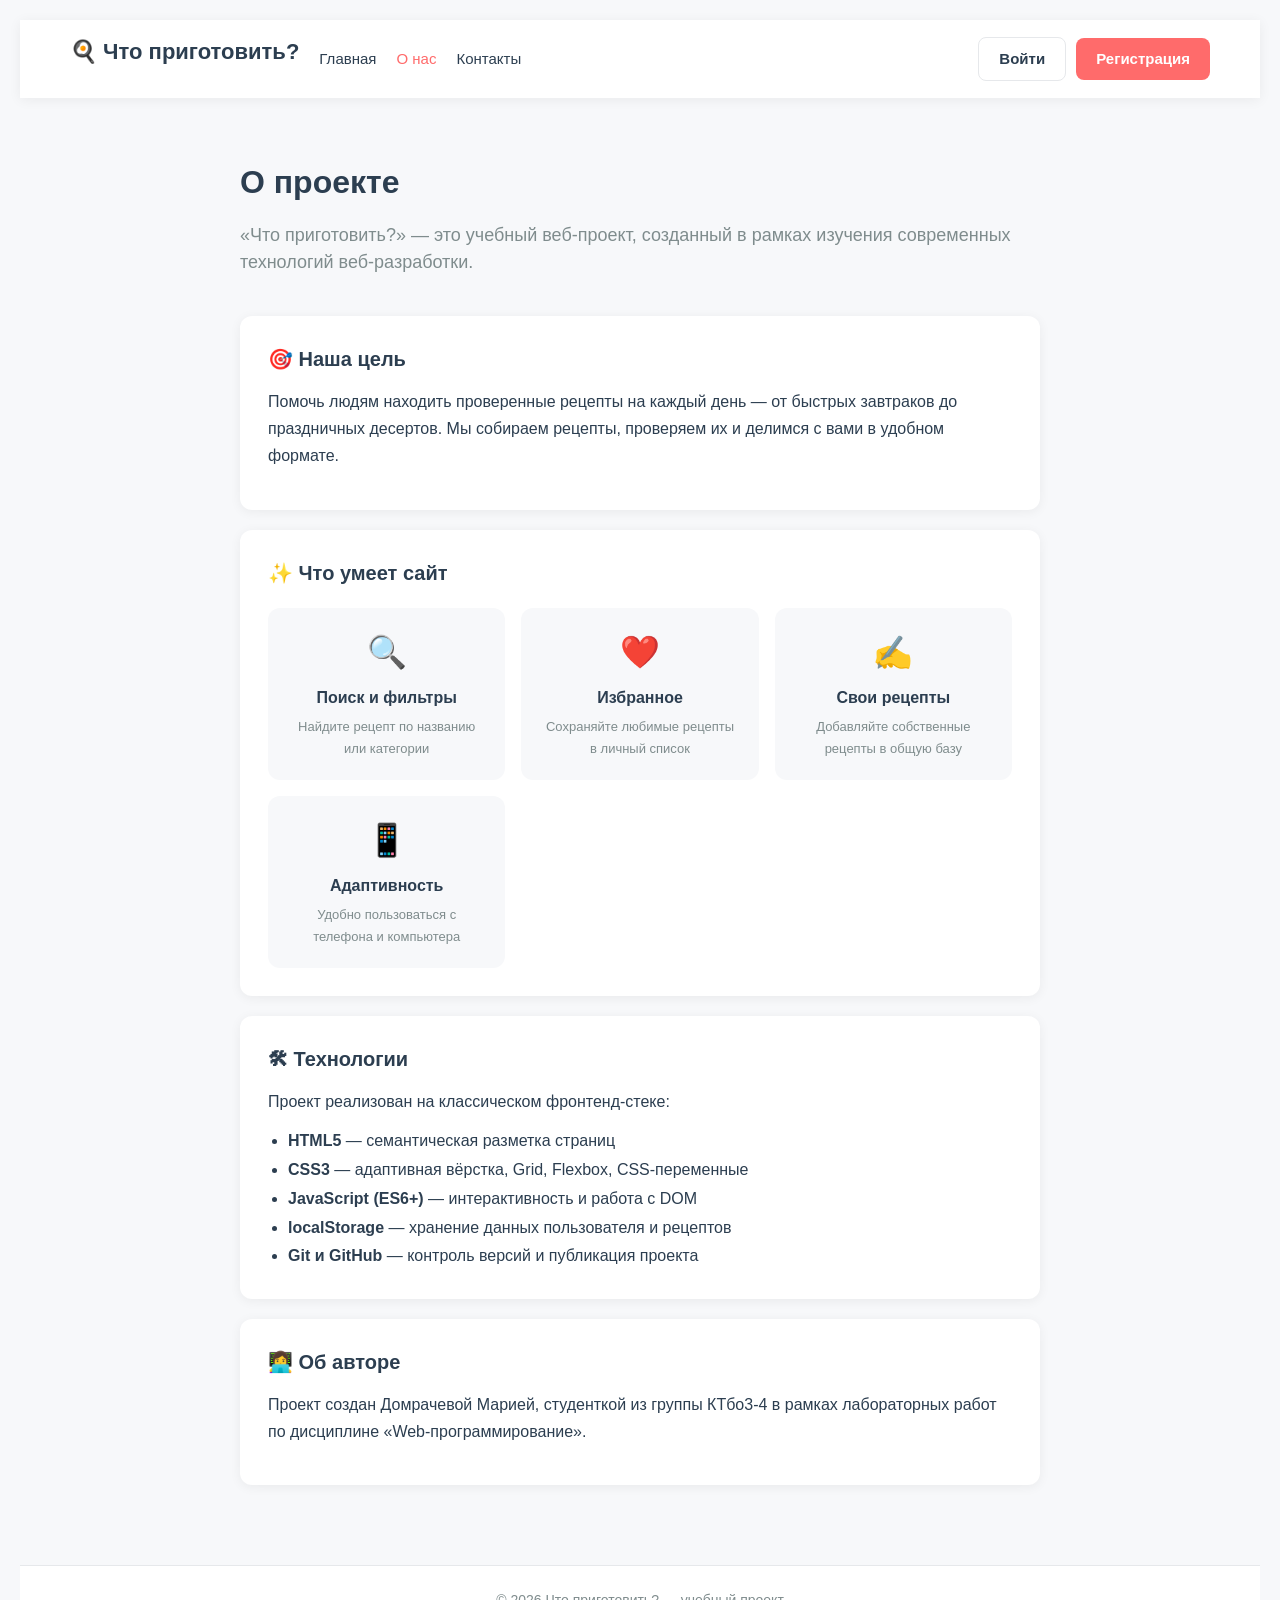
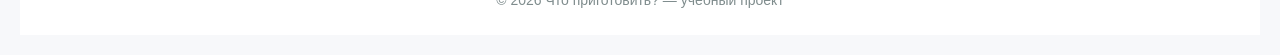
<file: about.html>
<!DOCTYPE html>
<html lang="ru">
<head>
    <meta charset="UTF-8">
    <meta name="viewport" content="width=device-width, initial-scale=1.0">
    <title>О нас — Что приготовить?</title>
    <link rel="stylesheet" href="css/style.css">
</head>
<body>

    <header class="header">
        <div class="container header__inner">
            <h1 class="logo"><a href="index.html">🍳 Что приготовить?</a></h1>
            <nav class="nav">
                <a href="index.html">Главная</a>
                <a href="about.html" class="active">О нас</a>
                <a href="contacts.html">Контакты</a>
            </nav>
            <div id="authBlock"></div>
        </div>
    </header>

    <main>
        <div class="container">
            <div class="about-page">

                <h1>О проекте</h1>
                <p class="lead">
                    «Что приготовить?» — это учебный веб-проект, созданный в рамках изучения
                    современных технологий веб-разработки.
                </p>

                <section class="about-section">
                    <h2>🎯 Наша цель</h2>
                    <p>
                        Помочь людям находить проверенные рецепты на каждый день — от быстрых
                        завтраков до праздничных десертов. Мы собираем рецепты, проверяем их
                        и делимся с вами в удобном формате.
                    </p>
                </section>

                <section class="about-section">
                    <h2>✨ Что умеет сайт</h2>
                    <div class="about-features">
                        <div class="about-feature">
                            <div class="about-feature__icon">🔍</div>
                            <h3>Поиск и фильтры</h3>
                            <p>Найдите рецепт по названию или категории</p>
                        </div>
                        <div class="about-feature">
                            <div class="about-feature__icon">❤️</div>
                            <h3>Избранное</h3>
                            <p>Сохраняйте любимые рецепты в личный список</p>
                        </div>
                        <div class="about-feature">
                            <div class="about-feature__icon">✍️</div>
                            <h3>Свои рецепты</h3>
                            <p>Добавляйте собственные рецепты в общую базу</p>
                        </div>
                        <div class="about-feature">
                            <div class="about-feature__icon">📱</div>
                            <h3>Адаптивность</h3>
                            <p>Удобно пользоваться с телефона и компьютера</p>
                        </div>
                    </div>
                </section>

                <section class="about-section">
                    <h2>🛠 Технологии</h2>
                    <p>Проект реализован на классическом фронтенд-стеке:</p>
                    <ul>
                        <li><strong>HTML5</strong> — семантическая разметка страниц</li>
                        <li><strong>CSS3</strong> — адаптивная вёрстка, Grid, Flexbox, CSS-переменные</li>
                        <li><strong>JavaScript (ES6+)</strong> — интерактивность и работа с DOM</li>
                        <li><strong>localStorage</strong> — хранение данных пользователя и рецептов</li>
                        <li><strong>Git и GitHub</strong> — контроль версий и публикация проекта</li>
                    </ul>
                </section>

                <section class="about-section">
                    <h2>👩‍💻 Об авторе</h2>
                    <p>
                        Проект создан Домрачевой Марией, студенткой из группы КТбо3-4 в рамках лабораторных работ по дисциплине
                        «Web-программирование».
                    </p>
                </section>

            </div>
        </div>
    </main>

    <footer class="footer">
        <p>© 2026 Что приготовить? — учебный проект</p>
    </footer>

    <script src="js/data.js"></script>
    <script src="js/auth.js"></script>
</body>
</html>
</file>
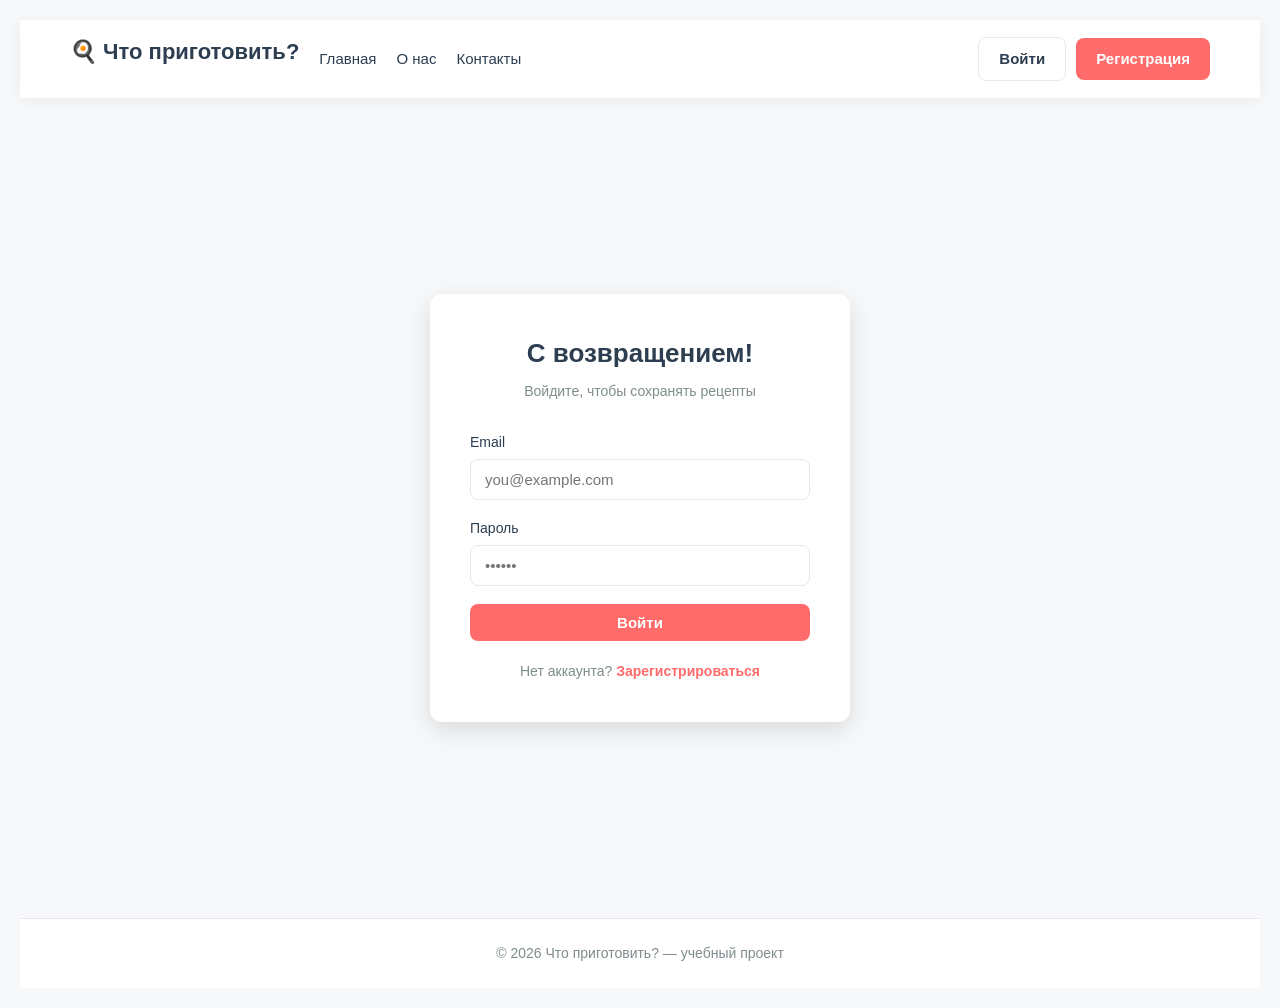
<file: add-recipe.html>
<!DOCTYPE html>
<html lang="ru">
<head>
    <meta charset="UTF-8">
    <meta name="viewport" content="width=device-width, initial-scale=1.0">
    <title>Добавить рецепт — Что приготовить?</title>
    <link rel="stylesheet" href="css/style.css">
</head>
<body>

    <header class="header">
        <div class="container header__inner">
            <h1 class="logo"><a href="index.html">🍳 Что приготовить?</a></h1>
            <nav class="nav">
                <a href="index.html">Главная</a>
                <a href="about.html">О нас</a>
                <a href="contacts.html">Контакты</a>
            </nav>
            <div id="authBlock"></div>
        </div>
    </header>

    <main>
        <div class="container" style="max-width: 720px;">
            <h1 style="margin-bottom: 8px;">Добавить рецепт</h1>
            <p style="color: var(--color-text-light); margin-bottom: 24px;">
                Поделитесь своим любимым рецептом с сообществом
            </p>

            <div class="form-error" id="errorBox"></div>

            <form id="addRecipeForm" class="recipe-section">

                <div class="form-group">
                    <label for="title">Название рецепта *</label>
                    <input type="text" id="title" required placeholder="Например: Шарлотка с яблоками">
                </div>

                <div class="form-group">
                    <label for="image">Ссылка на фото</label>
                    <input type="url" id="image" placeholder="https://...">
                    <small style="color: var(--color-text-light); font-size: 12px;">
                        Вставьте ссылку на картинку из интернета
                    </small>
                </div>

                <div style="display: grid; grid-template-columns: 1fr 1fr; gap: 16px;">
                    <div class="form-group">
                        <label for="category">Категория *</label>
                        <select id="category" required>
                            <option value="">— выберите —</option>
                            <option value="breakfast">Завтрак</option>
                            <option value="dinner">Обед</option>
                            <option value="dessert">Десерт</option>
                            <option value="drinks">Напитки</option>
                        </select>
                    </div>

                    <div class="form-group">
                        <label for="difficulty">Сложность *</label>
                        <select id="difficulty" required>
                            <option value="easy">Легко</option>
                            <option value="medium">Средне</option>
                            <option value="hard">Сложно</option>
                        </select>
                    </div>
                </div>

                <div style="display: grid; grid-template-columns: 1fr 1fr; gap: 16px;">
                    <div class="form-group">
                        <label for="time">Время готовки (мин) *</label>
                        <input type="number" id="time" min="1" required placeholder="30">
                    </div>

                    <div class="form-group">
                        <label for="servings">Порции *</label>
                        <input type="number" id="servings" min="1" required placeholder="2">
                    </div>
                </div>

                <div class="form-group">
                    <label>Ингредиенты *</label>
                    <div id="ingredientsList"></div>
                    <button type="button" class="btn btn--ghost" id="addIngredient" style="margin-top: 8px;">
                        ➕ Добавить ингредиент
                    </button>
                </div>

                <div class="form-group">
                    <label>Шаги приготовления *</label>
                    <div id="stepsList"></div>
                    <button type="button" class="btn btn--ghost" id="addStep" style="margin-top: 8px;">
                        ➕ Добавить шаг
                    </button>
                </div>

                <div style="display: flex; gap: 12px; margin-top: 24px;">
                    <button type="submit" class="btn btn--primary">Сохранить рецепт</button>
                    <a href="index.html" class="btn btn--ghost">Отмена</a>
                </div>

            </form>
        </div>
    </main>

    <footer class="footer">
        <p>© 2026 Что приготовить? — учебный проект</p>
    </footer>

    <script src="js/data.js"></script>
    <script src="js/auth.js"></script>
    <script src="js/add-recipe.js"></script>
</body>
</html>
</file>
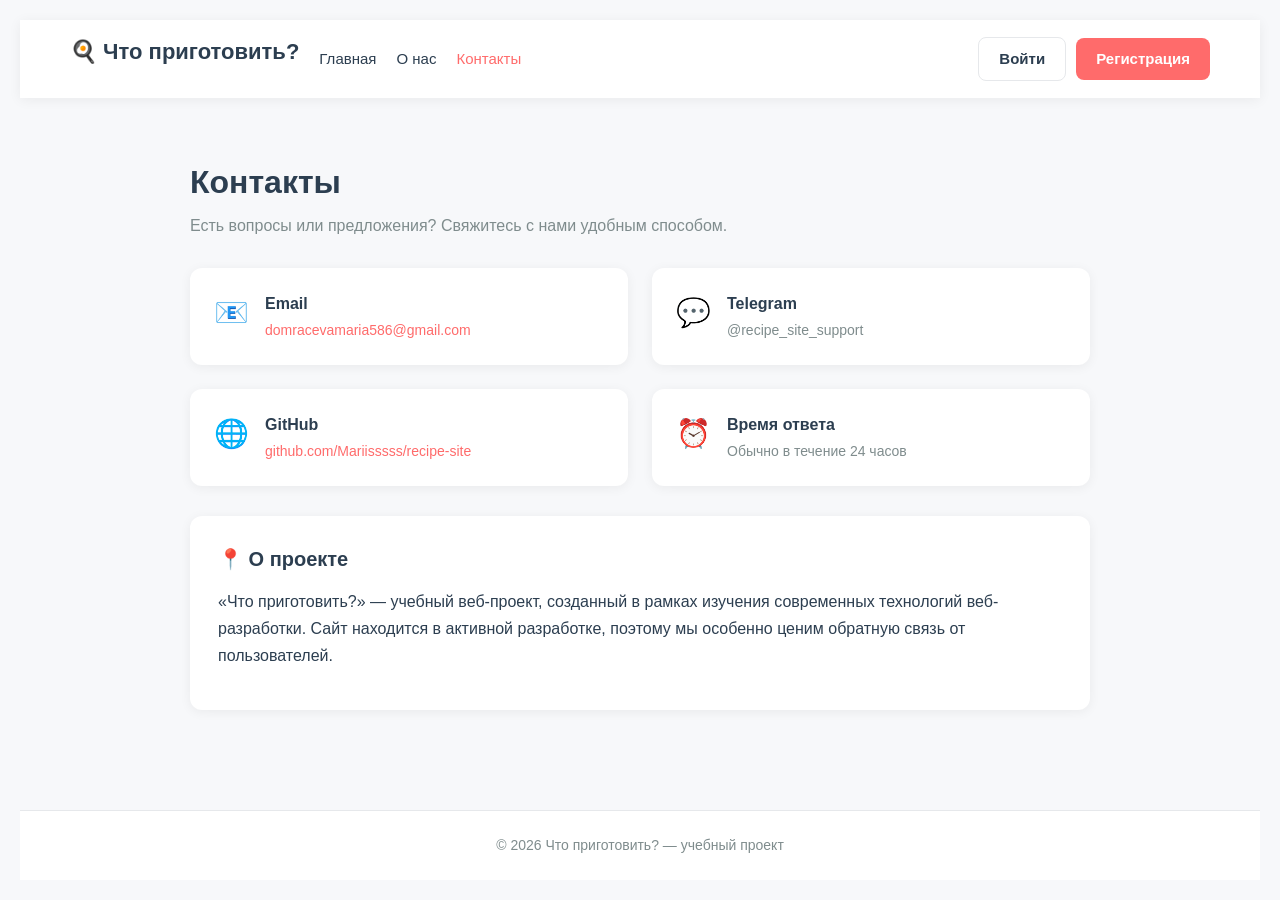
<file: contacts.html>
<!DOCTYPE html>
<html lang="ru">
<head>
    <meta charset="UTF-8">
    <meta name="viewport" content="width=device-width, initial-scale=1.0">
    <title>Контакты — Что приготовить?</title>
    <link rel="stylesheet" href="css/style.css">
</head>
<body>

    <header class="header">
        <div class="container header__inner">
            <h1 class="logo"><a href="index.html">🍳 Что приготовить?</a></h1>
            <nav class="nav">
                <a href="index.html">Главная</a>
                <a href="about.html">О нас</a>
                <a href="contacts.html" class="active">Контакты</a>
            </nav>
            <div id="authBlock"></div>
        </div>
    </header>

    <main>
        <div class="container">
            <div class="contacts-page">

                <h1>Контакты</h1>
                <p class="lead">
                    Есть вопросы или предложения? Свяжитесь с нами удобным способом.
                </p>

                <div class="contacts-grid">
                    <div class="contact-card">
                        <div class="contact-card__icon">📧</div>
                        <div>
                            <h3>Email</h3>
                            <p><a href="mailto:domracevamaria586@gmail.com">domracevamaria586@gmail.com</a></p>
                        </div>
                    </div>

                    <div class="contact-card">
                        <div class="contact-card__icon">💬</div>
                        <div>
                            <h3>Telegram</h3>
                            <p>@recipe_site_support</p>
                        </div>
                    </div>

                    <div class="contact-card">
                        <div class="contact-card__icon">🌐</div>
                        <div>
                            <h3>GitHub</h3>
                            <p><a href="https://github.com/Mariisssss/recipe-site" target="_blank">github.com/Mariisssss/recipe-site</a></p>
                        </div>
                    </div>

                    <div class="contact-card">
                        <div class="contact-card__icon">⏰</div>
                        <div>
                            <h3>Время ответа</h3>
                            <p>Обычно в течение 24 часов</p>
                        </div>
                    </div>
                </div>

                <section class="about-section" style="margin-top: 30px;">
                    <h2>📍 О проекте</h2>
                    <p>
                        «Что приготовить?» — учебный веб-проект, созданный в рамках изучения
                        современных технологий веб-разработки. Сайт находится в активной разработке,
                        поэтому мы особенно ценим обратную связь от пользователей.
                    </p>
                </section>

            </div>
        </div>
    </main>

    <footer class="footer">
        <p>© 2026 Что приготовить? — учебный проект</p>
    </footer>

    <script src="js/data.js"></script>
    <script src="js/auth.js"></script>
</body>
</html>
</file>
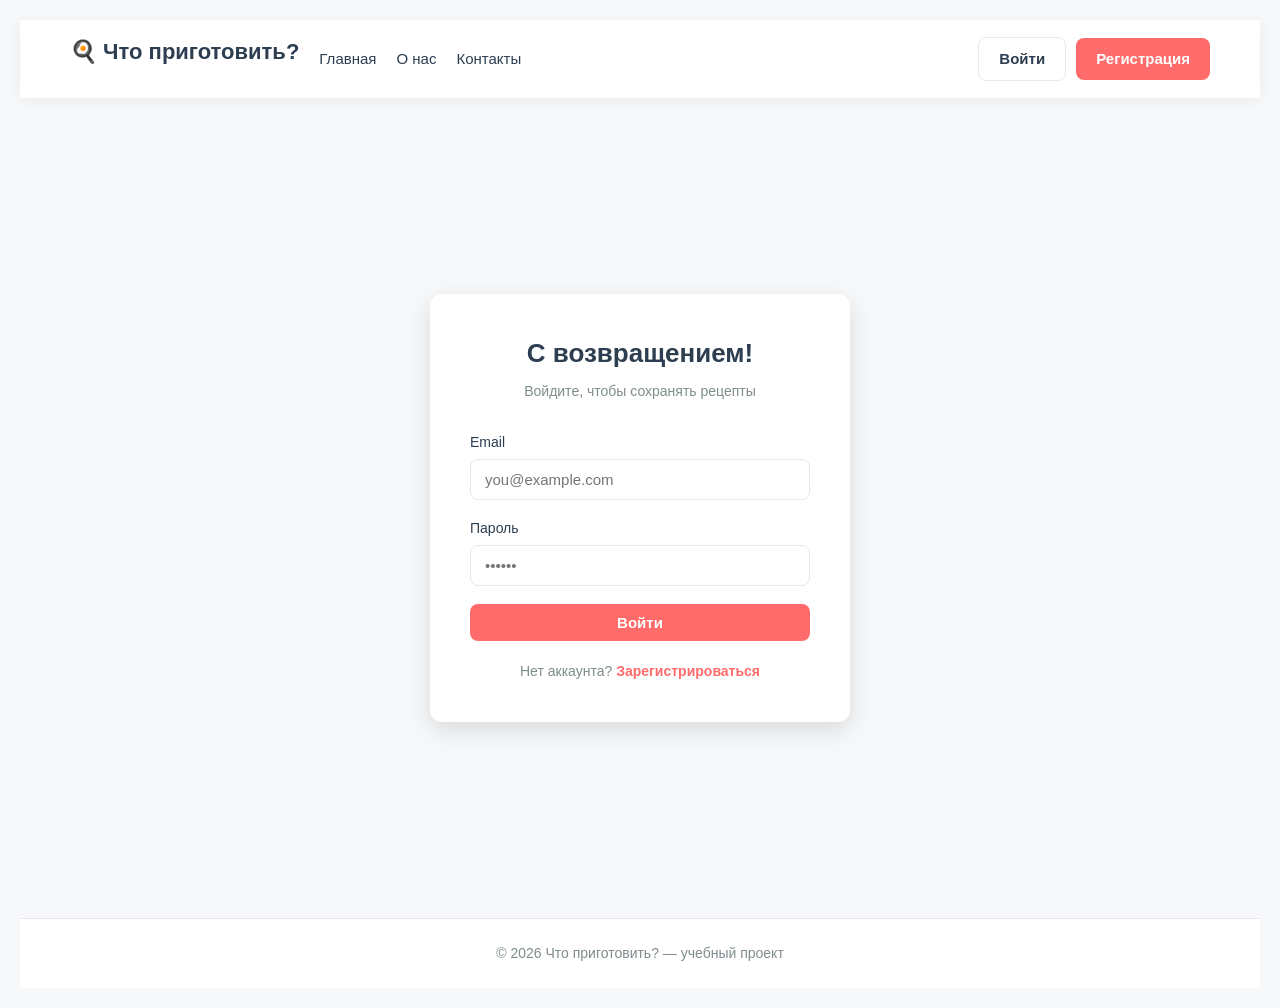
<file: favorites.html>
<!DOCTYPE html>
<html lang="ru">
<head>
    <meta charset="UTF-8">
    <meta name="viewport" content="width=device-width, initial-scale=1.0">
    не  <title>Избранное — Что приготовить?</title>
    <link rel="stylesheet" href="css/style.css">
</head>
<body>

    <header class="header">
        <div class="container header__inner">
            <h1 class="logo"><a href="index.html">🍳 Что приготовить?</a></h1>
            <nav class="nav">
                <a href="index.html">Главная</a>
                <a href="about.html">О нас</a>
                <a href="contacts.html">Контакты</a>
            </nav>
            <div id="authBlock"></div>
        </div>
    </header>

    <main>
        <div class="container">
            <h1 style="margin-bottom: 8px;">❤️ Избранное</h1>
            <p style="color: var(--color-text-light); margin-bottom: 30px;">
                Рецепты, которые вы сохранили
            </p>

            <div id="favoritesGrid" class="recipe-grid"></div>
        </div>
    </main>

    <footer class="footer">
        <p>© 2026 Что приготовить? — учебный проект</p>
    </footer>

    <script src="js/data.js"></script>
    <script src="js/auth.js"></script>
    <script src="js/favorites.js"></script>
</body>
</html>
</file>
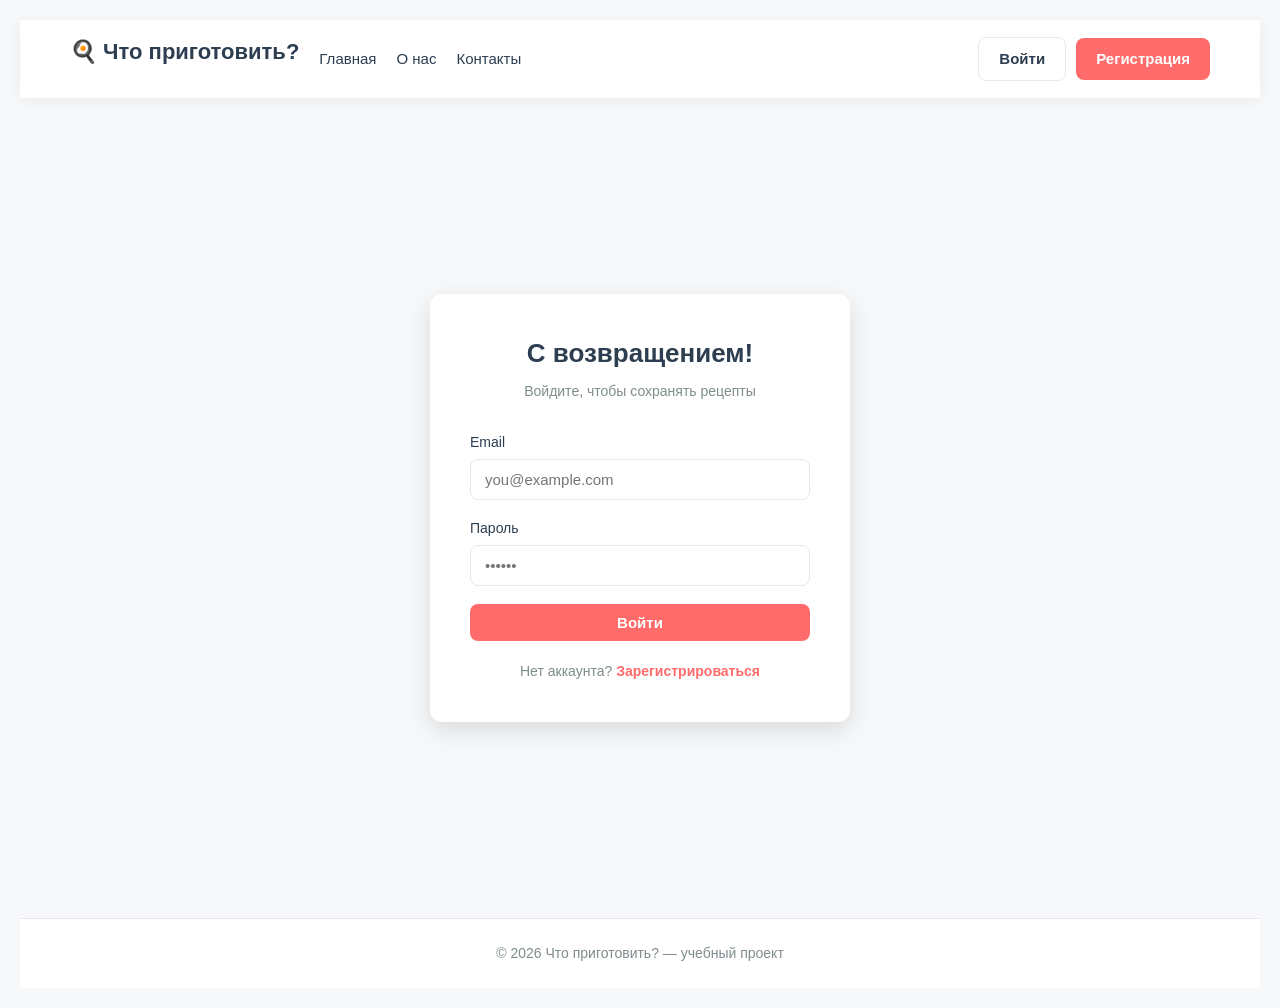
<file: login.html>
<!DOCTYPE html>
<html lang="ru">
<head>
    <meta charset="UTF-8">
    <meta name="viewport" content="width=device-width, initial-scale=1.0">
    <title>Вход — Что приготовить?</title>
    <link rel="stylesheet" href="css/style.css">
</head>
<body>

    <header class="header">
        <div class="container header__inner">
            <h1 class="logo"><a href="index.html">🍳 Что приготовить?</a></h1>
            <nav class="nav">
                <a href="index.html">Главная</a>
                <a href="about.html">О нас</a>
                <a href="contacts.html">Контакты</a>
            </nav>
            <div id="authBlock"></div>
        </div>
    </header>

    <main>
        <div class="auth-page">
            <div class="auth-card">
                <h1>С возвращением!</h1>
                <p class="auth-card__subtitle">Войдите, чтобы сохранять рецепты</p>

                <div class="form-error" id="errorBox"></div>

                <form id="loginForm">
                    <div class="form-group">
                        <label for="email">Email</label>
                        <input type="email" id="email" required placeholder="you@example.com">
                    </div>
                    <div class="form-group">
                        <label for="password">Пароль</label>
                        <input type="password" id="password" required placeholder="••••••">
                    </div>
                    <button type="submit" class="btn btn--primary btn--block">Войти</button>
                </form>

                <p class="form-footer">
                    Нет аккаунта? <a href="register.html">Зарегистрироваться</a>
                </p>
            </div>
        </div>
    </main>

    <footer class="footer">
        <p>© 2026 Что приготовить? — учебный проект</p>
    </footer>

    <script src="js/data.js"></script>
    <script src="js/auth.js"></script>
    <script src="js/login.js"></script>
</body>
</html>
</file>
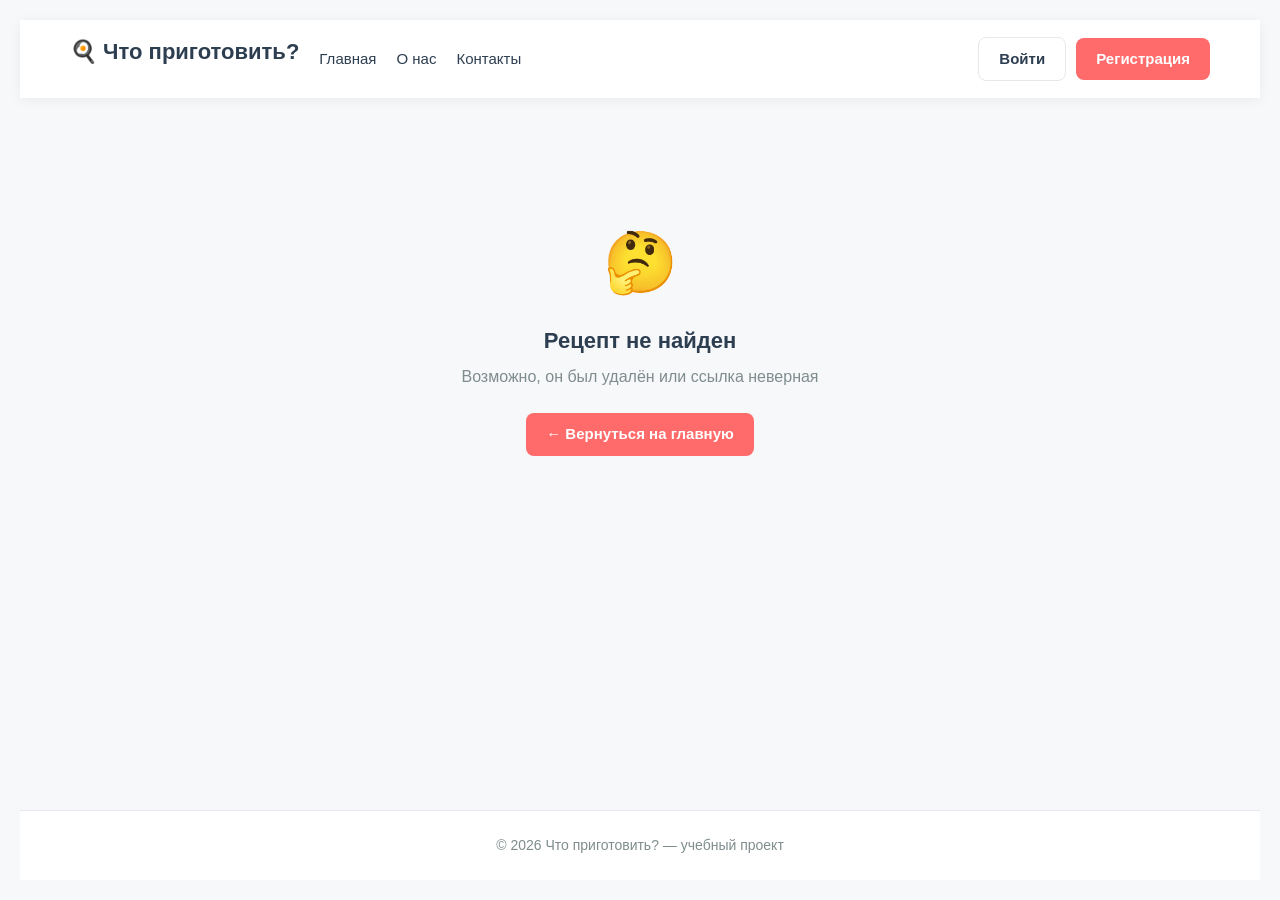
<file: recipe.html>
<!DOCTYPE html>
<html lang="ru">
<head>
    <meta charset="UTF-8">
    <meta name="viewport" content="width=device-width, initial-scale=1.0">
    <title>Рецепт — Что приготовить?</title>
    <link rel="stylesheet" href="css/style.css">
</head>
<body>

    <header class="header">
        <div class="container header__inner">
            <h1 class="logo"><a href="index.html">🍳 Что приготовить?</a></h1>
            <nav class="nav">
                <a href="index.html">Главная</a>
                <a href="about.html">О нас</a>
                <a href="contacts.html">Контакты</a>
            </nav>
            <div id="authBlock"></div>
        </div>
    </header>

    <main>
        <div class="container">
            <div id="recipeContent" class="recipe-page">
                <!-- Сюда JS вставит содержимое рецепта -->
            </div>
        </div>
    </main>

    <footer class="footer">
        <p>© 2026 Что приготовить? — учебный проект</p>
    </footer>

    <script src="js/data.js"></script>
    <script src="js/auth.js"></script>
    <script src="js/recipe.js"></script>
</body>
</html>
</file>
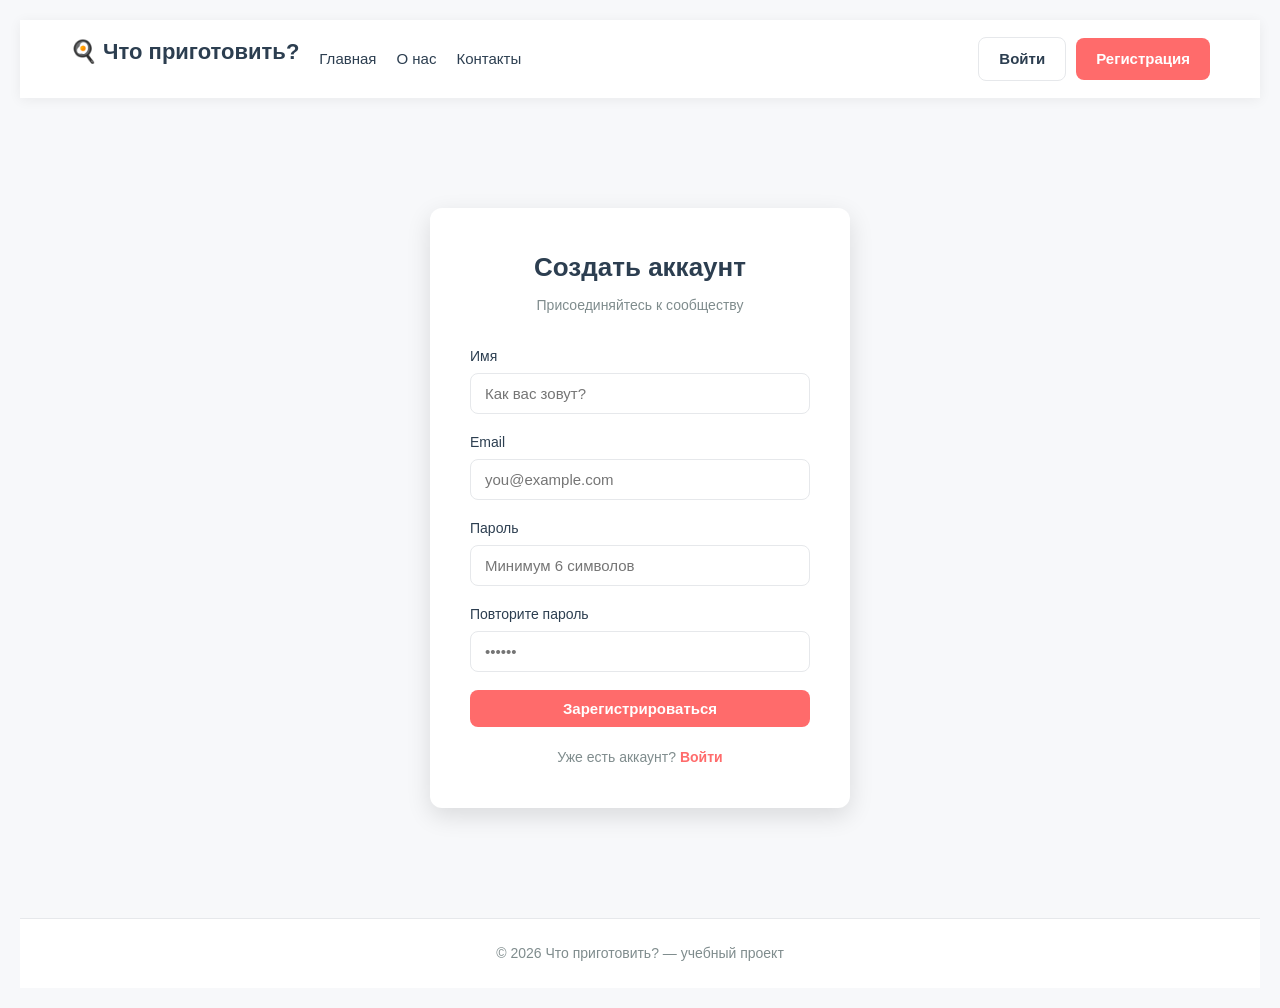
<file: register.html>
<!DOCTYPE html>
<html lang="ru">
<head>
    <meta charset="UTF-8">
    <meta name="viewport" content="width=device-width, initial-scale=1.0">
    <title>Регистрация — Что приготовить?</title>
    <link rel="stylesheet" href="css/style.css">
</head>
<body>

    <header class="header">
        <div class="container header__inner">
            <h1 class="logo"><a href="index.html">🍳 Что приготовить?</a></h1>
            <nav class="nav">
                <a href="index.html">Главная</a>
                <a href="about.html">О нас</a>
                <a href="contacts.html">Контакты</a>
            </nav>
            <div id="authBlock"></div>
        </div>
    </header>

    <main>
        <div class="auth-page">
            <div class="auth-card">
                <h1>Создать аккаунт</h1>
                <p class="auth-card__subtitle">Присоединяйтесь к сообществу</p>

                <div class="form-error" id="errorBox"></div>

                <form id="registerForm">
                    <div class="form-group">
                        <label for="name">Имя</label>
                        <input type="text" id="name" required placeholder="Как вас зовут?">
                    </div>
                    <div class="form-group">
                        <label for="email">Email</label>
                        <input type="email" id="email" required placeholder="you@example.com">
                    </div>
                    <div class="form-group">
                        <label for="password">Пароль</label>
                        <input type="password" id="password" required placeholder="Минимум 6 символов">
                    </div>
                    <div class="form-group">
                        <label for="password2">Повторите пароль</label>
                        <input type="password" id="password2" required placeholder="••••••">
                    </div>
                    <button type="submit" class="btn btn--primary btn--block">Зарегистрироваться</button>
                </form>

                <p class="form-footer">
                    Уже есть аккаунт? <a href="login.html">Войти</a>
                </p>
            </div>
        </div>
    </main>

    <footer class="footer">
        <p>© 2026 Что приготовить? — учебный проект</p>
    </footer>

    <script src="js/data.js"></script>
    <script src="js/auth.js"></script>
    <script src="js/register.js"></script>
</body>
</html>
</file>
<file: css/style.css>
* {
    margin: 0;
    padding: 0;
    box-sizing: border-box;
    font-family: Arial, sans-serif;
}

body {
    background-color: #f9f9f9;
    padding: 20px;
}/* ============================================
   БАЗА
   ============================================ */
* {
  margin: 0;
  padding: 0;
  box-sizing: border-box;
}

:root {
  --color-primary: #ff6b6b;
  --color-primary-dark: #e85555;
  --color-text: #2c3e50;
  --color-text-light: #7f8c8d;
  --color-bg: #f7f8fa;
  --color-white: #ffffff;
  --color-border: #e6e8eb;
  --radius: 12px;
  --shadow: 0 2px 12px rgba(0, 0, 0, 0.06);
  --shadow-hover: 0 8px 24px rgba(0, 0, 0, 0.12);
}

body {
  font-family: 'Segoe UI', Arial, sans-serif;
  background: var(--color-bg);
  color: var(--color-text);
  line-height: 1.5;
  min-height: 100vh;
  display: flex;
  flex-direction: column;
}

a {
  color: inherit;
  text-decoration: none;
}

img {
  max-width: 100%;
  display: block;
}

.container {
  max-width: 1180px;
  margin: 0 auto;
  padding: 0 20px;
  width: 100%;
}

main {
  flex: 1;
  padding: 30px 20px 60px;
}

/* ============================================
   КНОПКИ
   ============================================ */
.btn {
  display: inline-block;
  padding: 10px 20px;
  border-radius: 8px;
  border: none;
  font-size: 15px;
  font-weight: 600;
  cursor: pointer;
  transition: all 0.2s;
  text-align: center;
  font-family: inherit;
}

.btn--primary {
  background: var(--color-primary);
  color: white;
}

.btn--primary:hover {
  background: var(--color-primary-dark);
}

.btn--ghost {
  background: transparent;
  color: var(--color-text);
  border: 1px solid var(--color-border);
}

.btn--ghost:hover {
  background: var(--color-white);
}

.btn--block {
  display: block;
  width: 100%;
}

.btn--danger {
  background: transparent;
  color: #e74c3c;
  border: 1px solid #e74c3c;
}

.btn--danger:hover {
  background: #e74c3c;
  color: white;
}

/* ============================================
   ШАПКА
   ============================================ */
.header {
  background: var(--color-white);
  box-shadow: var(--shadow);
  position: sticky;
  top: 0;
  z-index: 100;
}

.header__inner {
  display: flex;
  align-items: center;
  gap: 20px;
  padding: 15px 20px;
}

.logo {
  font-size: 22px;
  font-weight: 700;
  white-space: nowrap;
}

.logo a {
  color: var(--color-text);
}

.search {
  flex: 1;
  max-width: 400px;
  padding: 10px 16px;
  border: 1px solid var(--color-border);
  border-radius: 8px;
  font-size: 15px;
  font-family: inherit;
  outline: none;
  transition: border-color 0.2s;
}

.search:focus {
  border-color: var(--color-primary);
}

#authBlock {
  display: flex;
  align-items: center;
  gap: 10px;
  margin-left: auto;
}

/* Меню пользователя */
.user-menu {
  position: relative;
}

.user-menu__toggle {
  display: flex;
  align-items: center;
  gap: 8px;
  background: transparent;
  border: 1px solid var(--color-border);
  padding: 6px 12px;
  border-radius: 30px;
  cursor: pointer;
  font-family: inherit;
  font-size: 14px;
  transition: background 0.2s;
}

.user-menu__toggle:hover {
  background: var(--color-bg);
}

.user-avatar {
  width: 28px;
  height: 28px;
  border-radius: 50%;
  background: var(--color-primary);
  color: white;
  display: flex;
  align-items: center;
  justify-content: center;
  font-weight: 700;
  font-size: 14px;
}

.user-caret {
  font-size: 10px;
  color: var(--color-text-light);
}

.user-menu__dropdown {
  position: absolute;
  top: calc(100% + 8px);
  right: 0;
  background: white;
  border-radius: var(--radius);
  box-shadow: var(--shadow-hover);
  min-width: 200px;
  padding: 8px;
  display: none;
  flex-direction: column;
}

.user-menu__dropdown.open {
  display: flex;
}

.user-menu__dropdown a {
  padding: 10px 12px;
  border-radius: 8px;
  font-size: 14px;
  transition: background 0.15s;
}

.user-menu__dropdown a:hover {
  background: var(--color-bg);
}

.user-menu__dropdown hr {
  border: none;
  border-top: 1px solid var(--color-border);
  margin: 6px 0;
}

/* ============================================
   БАННЕР НА ГЛАВНОЙ
   ============================================ */
.hero {
  background: linear-gradient(135deg, #ff6b6b 0%, #ffa06b 100%);
  color: white;
  border-radius: var(--radius);
  padding: 50px 40px;
  margin-bottom: 30px;
  text-align: center;
}

.hero h2 {
  font-size: 32px;
  margin-bottom: 12px;
}

.hero p {
  font-size: 16px;
  opacity: 0.95;
  margin-bottom: 24px;
}

.hero .btn {
  background: white;
  color: var(--color-primary);
  font-weight: 700;
}

.hero .btn:hover {
  transform: translateY(-2px);
}

/* ============================================
   ФИЛЬТРЫ
   ============================================ */
.filters {
  display: flex;
  gap: 10px;
  flex-wrap: wrap;
  margin-bottom: 30px;
  justify-content: center;
}

.filter-btn {
  padding: 10px 22px;
  border: none;
  background: var(--color-white);
  color: var(--color-text);
  border-radius: 30px;
  cursor: pointer;
  font-size: 14px;
  font-weight: 500;
  font-family: inherit;
  transition: all 0.2s;
  box-shadow: var(--shadow);
}

.filter-btn:hover {
  transform: translateY(-2px);
}

.filter-btn.active {
  background: var(--color-primary);
  color: white;
}

/* ============================================
   СЕТКА И КАРТОЧКИ РЕЦЕПТОВ
   ============================================ */
.recipe-grid {
  display: grid;
  grid-template-columns: repeat(auto-fill, minmax(260px, 1fr));
  gap: 24px;
}

.recipe-card {
  background: white;
  border-radius: var(--radius);
  overflow: hidden;
  box-shadow: var(--shadow);
  transition: all 0.3s;
  cursor: pointer;
  display: flex;
  flex-direction: column;
  position: relative;
}

.recipe-card:hover {
  transform: translateY(-4px);
  box-shadow: var(--shadow-hover);
}

.recipe-card__image {
  position: relative;
  height: 180px;
  overflow: hidden;
}

.recipe-card__image img {
  width: 100%;
  height: 100%;
  object-fit: cover;
  transition: transform 0.4s;
}

.recipe-card:hover .recipe-card__image img {
  transform: scale(1.06);
}

.recipe-card__badge {
  position: absolute;
  top: 12px;
  left: 12px;
  background: rgba(255, 255, 255, 0.95);
  color: var(--color-text);
  padding: 5px 12px;
  border-radius: 20px;
  font-size: 12px;
  font-weight: 600;
}

.recipe-card__fav {
  position: absolute;
  top: 12px;
  right: 12px;
  width: 36px;
  height: 36px;
  border-radius: 50%;
  background: rgba(255, 255, 255, 0.95);
  border: none;
  cursor: pointer;
  font-size: 18px;
  display: flex;
  align-items: center;
  justify-content: center;
  transition: transform 0.2s;
}

.recipe-card__fav:hover {
  transform: scale(1.15);
}

.recipe-card__fav.active {
  color: var(--color-primary);
}

.recipe-card__body {
  padding: 16px;
  flex: 1;
  display: flex;
  flex-direction: column;
}

.recipe-card__title {
  font-size: 17px;
  font-weight: 600;
  margin-bottom: 8px;
  color: var(--color-text);
}

.recipe-card__meta {
  display: flex;
  align-items: center;
  gap: 12px;
  font-size: 13px;
  color: var(--color-text-light);
  margin-top: auto;
}

.recipe-card__rating {
  color: #f5a623;
  font-size: 14px;
}

.recipe-card__time {
  display: flex;
  align-items: center;
  gap: 4px;
}

/* ============================================
   СТРАНИЦА РЕЦЕПТА
   ============================================ */
.recipe-page {
  max-width: 900px;
  margin: 0 auto;
}

.recipe-hero {
  border-radius: var(--radius);
  overflow: hidden;
  margin-bottom: 30px;
  height: 400px;
}

.recipe-hero img {
  width: 100%;
  height: 100%;
  object-fit: cover;
}

.recipe-header {
  display: flex;
  justify-content: space-between;
  align-items: flex-start;
  gap: 20px;
  margin-bottom: 20px;
  flex-wrap: wrap;
}

.recipe-header h1 {
  font-size: 32px;
  margin-bottom: 10px;
}

.recipe-header__actions {
  display: flex;
  gap: 10px;
}

.recipe-stats {
  display: flex;
  gap: 24px;
  flex-wrap: wrap;
  padding: 20px;
  background: white;
  border-radius: var(--radius);
  margin-bottom: 30px;
  box-shadow: var(--shadow);
}

.recipe-stat {
  display: flex;
  flex-direction: column;
  gap: 4px;
}

.recipe-stat__label {
  font-size: 12px;
  color: var(--color-text-light);
  text-transform: uppercase;
  letter-spacing: 0.5px;
}

.recipe-stat__value {
  font-size: 18px;
  font-weight: 600;
}

.recipe-section {
  background: white;
  border-radius: var(--radius);
  padding: 28px;
  margin-bottom: 24px;
  box-shadow: var(--shadow);
}

.recipe-section h2 {
  font-size: 22px;
  margin-bottom: 18px;
}

.ingredients-list {
  list-style: none;
}

.ingredients-list li {
  padding: 10px 0;
  border-bottom: 1px solid var(--color-border);
  display: flex;
  align-items: center;
  gap: 10px;
}

.ingredients-list li:last-child {
  border-bottom: none;
}

.ingredients-list li::before {
  content: '•';
  color: var(--color-primary);
  font-size: 20px;
  font-weight: 700;
}

.steps-list {
  list-style: none;
  counter-reset: step;
}

.steps-list li {
  counter-increment: step;
  display: flex;
  gap: 16px;
  padding: 16px 0;
  border-bottom: 1px solid var(--color-border);
}

.steps-list li:last-child {
  border-bottom: none;
}

.steps-list li::before {
  content: counter(step);
  flex-shrink: 0;
  width: 32px;
  height: 32px;
  border-radius: 50%;
  background: var(--color-primary);
  color: white;
  display: flex;
  align-items: center;
  justify-content: center;
  font-weight: 700;
}

/* ============================================
   ФОРМЫ (логин, регистрация, добавление)
   ============================================ */
.auth-page {
  min-height: calc(100vh - 200px);
  display: flex;
  align-items: center;
  justify-content: center;
  padding: 40px 20px;
}

.auth-card {
  background: white;
  border-radius: var(--radius);
  box-shadow: var(--shadow-hover);
  padding: 40px;
  width: 100%;
  max-width: 420px;
}

.auth-card h1 {
  text-align: center;
  margin-bottom: 8px;
  font-size: 26px;
}

.auth-card__subtitle {
  text-align: center;
  color: var(--color-text-light);
  margin-bottom: 30px;
  font-size: 14px;
}

.form-group {
  margin-bottom: 18px;
}

.form-group label {
  display: block;
  margin-bottom: 6px;
  font-size: 14px;
  font-weight: 500;
}

.form-group input,
.form-group textarea,
.form-group select {
  width: 100%;
  padding: 11px 14px;
  border: 1px solid var(--color-border);
  border-radius: 8px;
  font-size: 15px;
  font-family: inherit;
  outline: none;
  transition: border-color 0.2s;
  background: white;
}

.form-group input:focus,
.form-group textarea:focus,
.form-group select:focus {
  border-color: var(--color-primary);
}

.form-group textarea {
  resize: vertical;
  min-height: 100px;
}

.form-error {
  background: #fee;
  color: #c0392b;
  padding: 10px 14px;
  border-radius: 8px;
  font-size: 14px;
  margin-bottom: 18px;
  display: none;
}

.form-error.show {
  display: block;
}

.form-footer {
  text-align: center;
  margin-top: 20px;
  font-size: 14px;
  color: var(--color-text-light);
}

.form-footer a {
  color: var(--color-primary);
  font-weight: 600;
}

/* ============================================
   ПУСТЫЕ СОСТОЯНИЯ
   ============================================ */
.empty-state {
  text-align: center;
  padding: 60px 20px;
  color: var(--color-text-light);
}

.empty-state__icon {
  font-size: 60px;
  margin-bottom: 16px;
}

.empty-state h2 {
  font-size: 22px;
  margin-bottom: 8px;
  color: var(--color-text);
}

.empty-state p {
  margin-bottom: 24px;
}

/* ============================================
   ПОДВАЛ
   ============================================ */
.footer {
  background: white;
  padding: 24px 20px;
  text-align: center;
  color: var(--color-text-light);
  font-size: 14px;
  border-top: 1px solid var(--color-border);
}

/* ============================================
   АДАПТИВ
   ============================================ */
@media (max-width: 768px) {
  .header__inner {
    flex-wrap: wrap;
    gap: 12px;
  }

  .search {
    order: 3;
    max-width: 100%;
    flex-basis: 100%;
  }

  .hero {
    padding: 36px 24px;
  }

  .hero h2 {
    font-size: 24px;
  }

  .recipe-grid {
    grid-template-columns: 1fr;
  }

  .recipe-header {
    flex-direction: column;
  }

  .recipe-header h1 {
    font-size: 24px;
  }

  .auth-card {
    padding: 28px 20px;
  }

  .user-name {
    display: none;
  }
}

header {
    text-align: center;
    margin-bottom: 30px;
}

header h1 {
    margin-bottom: 15px;
}

#searchInput {
    padding: 10px;
    width: 300px;
    border: 1px solid #ccc;
    border-radius: 5px;
}

.filters {
    display: flex;
    justify-content: center;
    gap: 10px;
    margin-bottom: 30px;
}

.filter-btn {
    padding: 10px 20px;
    border: none;
    background-color: #eee;
    cursor: pointer;
    border-radius: 20px;
    transition: background 0.3s;
}

.filter-btn.active {
    background-color: #ff6b6b;
    color: white;
}

.recipe-grid {
    display: grid;
    grid-template-columns: repeat(auto-fill, minmax(250px, 1fr));
    gap: 20px;
    max-width: 1000px;
    margin: 0 auto;
}

.recipe-card {
    background: white;
    border-radius: 10px;
    padding: 15px;
    box-shadow: 0 2px 5px rgba(0,0,0,0.1);
    text-align: center;
}

.recipe-card img {
    width: 100%;
    height: 150px;
    object-fit: cover;
    border-radius: 8px;
    margin-bottom: 10px;
}

.recipe-card h3 {
    margin-bottom: 5px;
}

.recipe-card p {
    color: #666;
    font-size: 14px;
}
.back-link {
  display: inline-block;
  margin-bottom: 20px;
  color: var(--color-text-light);
  font-size: 14px;
  transition: color 0.2s;
}

.back-link:hover {
  color: var(--color-primary);
}

.recipe-header__actions .btn {
  white-space: nowrap;
}
/* ============================================
   НАВИГАЦИЯ В ШАПКЕ
   ============================================ */
.nav {
  display: flex;
  gap: 20px;
  align-items: center;
}

.nav a {
  font-size: 15px;
  color: var(--color-text);
  transition: color 0.2s;
  white-space: nowrap;
}

.nav a:hover,
.nav a.active {
  color: var(--color-primary);
}

/* ============================================
   СТРАНИЦА "О НАС"
   ============================================ */
.about-page {
  max-width: 800px;
  margin: 0 auto;
}

.about-page h1 {
  margin-bottom: 16px;
}

.about-page .lead {
  font-size: 18px;
  color: var(--color-text-light);
  margin-bottom: 40px;
}

.about-section {
  background: white;
  border-radius: var(--radius);
  padding: 28px;
  margin-bottom: 20px;
  box-shadow: var(--shadow);
}

.about-section h2 {
  font-size: 20px;
  margin-bottom: 14px;
}

.about-section p {
  margin-bottom: 12px;
  line-height: 1.7;
}

.about-section ul {
  margin-left: 20px;
  line-height: 1.8;
}

.about-features {
  display: grid;
  grid-template-columns: repeat(auto-fill, minmax(220px, 1fr));
  gap: 16px;
  margin-top: 20px;
}

.about-feature {
  background: var(--color-bg);
  padding: 20px;
  border-radius: var(--radius);
  text-align: center;
}

.about-feature__icon {
  font-size: 32px;
  margin-bottom: 10px;
}

.about-feature h3 {
  font-size: 16px;
  margin-bottom: 6px;
}

.about-feature p {
  font-size: 13px;
  color: var(--color-text-light);
  margin: 0;
}

/* ============================================
   СТРАНИЦА КОНТАКТОВ
   ============================================ */
.contacts-page {
  max-width: 900px;
  margin: 0 auto;
}

.contacts-page h1 {
  margin-bottom: 8px;
}

.contacts-page .lead {
  color: var(--color-text-light);
  margin-bottom: 30px;
}

.contacts-grid {
  display: grid;
  grid-template-columns: 1fr 1fr;
  gap: 24px;
}

.contact-card {
  background: white;
  border-radius: var(--radius);
  padding: 24px;
  box-shadow: var(--shadow);
  display: flex;
  gap: 16px;
  align-items: flex-start;
}

.contact-card__icon {
  font-size: 28px;
  flex-shrink: 0;
}

.contact-card h3 {
  font-size: 16px;
  margin-bottom: 4px;
}

.contact-card p {
  font-size: 14px;
  color: var(--color-text-light);
  margin: 0;
  word-break: break-word;
}

.contact-card a {
  color: var(--color-primary);
}

/* ============================================
   АДАПТИВ
   ============================================ */
@media (max-width: 768px) {
  .nav {
    gap: 12px;
  }

  .nav a {
    font-size: 13px;
  }

  .contacts-grid {
    grid-template-columns: 1fr;
  }
}

@media (max-width: 560px) {
  .nav {
    display: none;
  }
}
</file>
